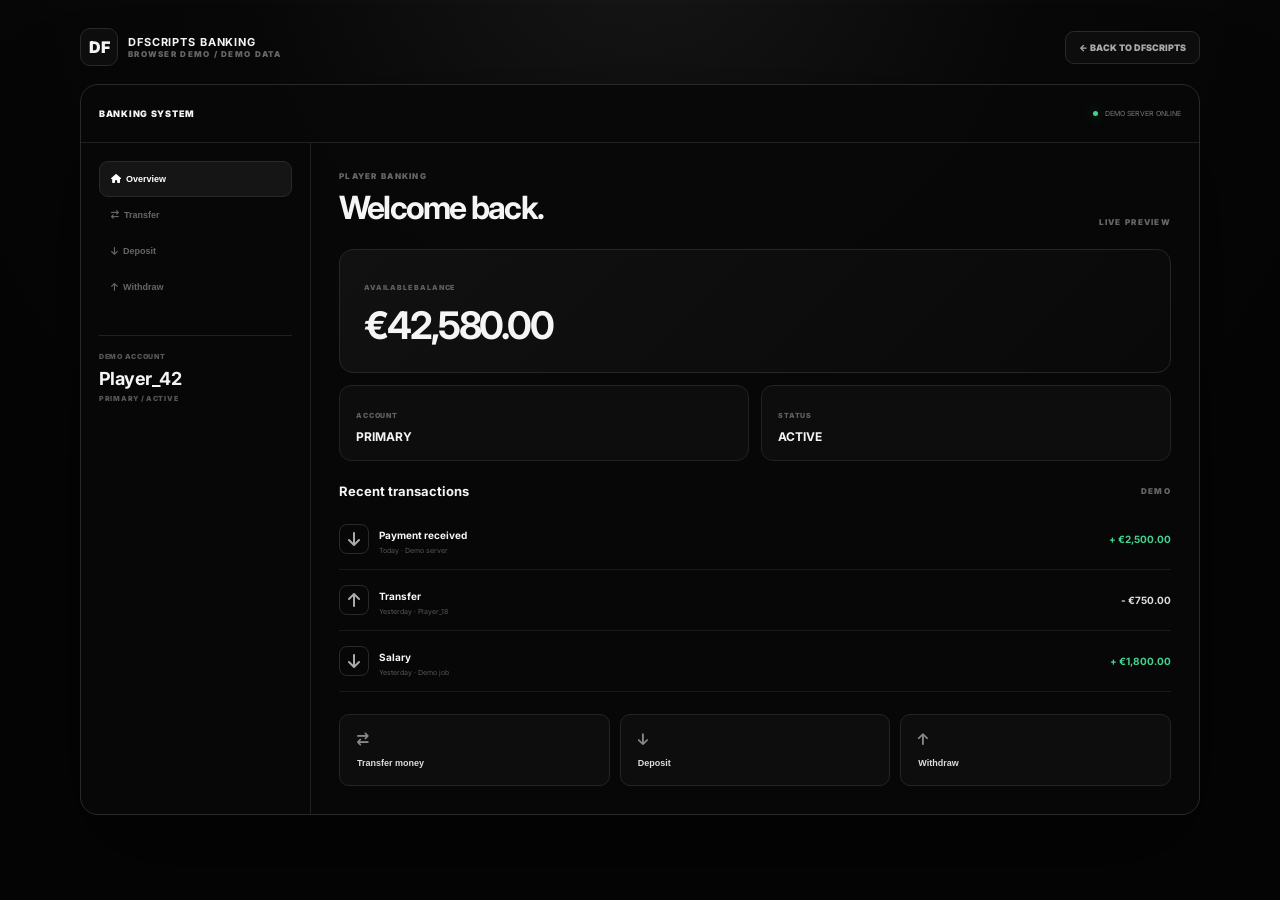
<file: banking-demo.html>
<!DOCTYPE html>
<html lang="en">
<head>
<meta charset="UTF-8">
<meta name="viewport" content="width=device-width,initial-scale=1.0">
<title>DFScripts Banking — Live Demo</title>
<link rel="preconnect" href="https://fonts.googleapis.com">
<link rel="preconnect" href="https://fonts.gstatic.com" crossorigin>
<link href="https://fonts.googleapis.com/css2?family=Inter:wght@400;500;600;700;800;900&display=swap" rel="stylesheet">
<link rel="stylesheet" href="https://cdnjs.cloudflare.com/ajax/libs/font-awesome/6.7.2/css/all.min.css">
<style>
:root{--bg:#050505;--panel:#0a0a0a;--panel2:#101010;--line:#222;--text:#f5f5f5;--muted:#777;--green:#42d392}
*{box-sizing:border-box}html,body{margin:0;min-height:100%;font-family:Inter,system-ui,sans-serif;background:radial-gradient(circle at 50% -10%,#181818 0,#080808 36%,#050505 70%);color:var(--text)}
body{padding:28px}.wrap{width:min(1120px,100%);margin:auto}.top{display:flex;justify-content:space-between;align-items:center;margin-bottom:18px}.brand{display:flex;gap:10px;align-items:center}.logo{width:38px;height:38px;border:1px solid #292929;border-radius:10px;display:grid;place-items:center;background:#0d0d0d;font-weight:900}.brand small,.eyebrow{display:block;color:#666;font-size:8px;font-weight:900;letter-spacing:.16em}.brand b{display:block;font-size:11px;letter-spacing:.08em}.back{border:1px solid #292929;background:#0d0d0d;color:#aaa;border-radius:9px;padding:10px 13px;text-decoration:none;font-size:9px;font-weight:900}.back:hover{color:#fff;background:#161616}
.demo{border:1px solid #292929;border-radius:18px;background:rgba(8,8,8,.94);box-shadow:0 40px 100px rgba(0,0,0,.5);overflow:hidden}.bar{height:58px;border-bottom:1px solid #202020;display:flex;align-items:center;justify-content:space-between;padding:0 18px}.bar-title{font-size:9px;font-weight:900;letter-spacing:.08em}.status{font-size:7px;color:#777;display:flex;gap:7px;align-items:center}.status i{width:5px;height:5px;border-radius:50%;background:var(--green);box-shadow:0 0 12px rgba(66,211,146,.5)}
.grid{display:grid;grid-template-columns:230px 1fr;min-height:650px}.side{border-right:1px solid #202020;padding:18px}.side button{width:100%;border:1px solid transparent;background:transparent;color:#666;border-radius:9px;text-align:left;padding:12px 11px;font-size:9px;font-weight:800;cursor:pointer}.side button.active,.side button:hover{background:#151515;border-color:#292929;color:#fff}.account{margin-top:30px;border-top:1px solid #202020;padding-top:16px}.account span{display:block;color:#555;font-size:7px;font-weight:900;letter-spacing:.1em}.account strong{display:block;margin-top:7px;font-size:18px;letter-spacing:-.03em}.content{padding:28px}.view{display:none}.view.active{display:block}.hero{display:flex;justify-content:space-between;gap:20px;align-items:flex-end}.hero h1{margin:7px 0 0;font-size:32px;letter-spacing:-.055em}.balance{margin-top:22px;padding:24px;border:1px solid #262626;border-radius:14px;background:linear-gradient(135deg,#111,#090909)}.balance small,.card small{color:#5e5e5e;font-size:7px;font-weight:900;letter-spacing:.12em}.balance strong{display:block;margin-top:8px;font-size:38px;letter-spacing:-.055em}.cards{display:grid;grid-template-columns:repeat(2,1fr);gap:12px;margin-top:12px}.card{padding:16px;border:1px solid #222;border-radius:12px;background:#0d0d0d}.card strong{display:block;margin-top:7px;font-size:12px}.transactions{margin-top:22px}.section-head{display:flex;justify-content:space-between;align-items:center;margin-bottom:10px}.section-head h2{font-size:13px;margin:0}.tx{display:flex;justify-content:space-between;align-items:center;padding:14px 0;border-bottom:1px solid #191919}.tx-left{display:flex;gap:10px;align-items:center}.tx-icon{width:30px;height:30px;border:1px solid #292929;border-radius:8px;display:grid;place-items:center;color:#aaa}.tx small{display:block;color:#555;font-size:7px;margin-top:3px}.tx b{font-size:10px}.plus{color:var(--green)}.minus{color:#ddd}.action-grid{display:grid;grid-template-columns:repeat(3,1fr);gap:10px;margin-top:22px}.action{border:1px solid #242424;background:#0d0d0d;border-radius:10px;padding:17px;cursor:pointer;color:#ddd;text-align:left}.action:hover{background:#151515}.action i{color:#888}.action b{display:block;margin-top:11px;font-size:9px}.form{max-width:520px}.form label{display:block;color:#666;font-size:7px;font-weight:900;letter-spacing:.1em;margin:18px 0 7px}.form input{width:100%;padding:13px;border:1px solid #292929;border-radius:9px;background:#0c0c0c;color:#fff;outline:none}.submit{margin-top:16px;border:0;border-radius:9px;background:#eee;color:#050505;padding:13px 16px;font-size:9px;font-weight:900;cursor:pointer}.notice{margin-top:16px;padding:12px;border:1px solid #242424;border-radius:9px;color:#777;font-size:8px;line-height:1.6}.toast{position:fixed;left:50%;bottom:25px;transform:translate(-50%,20px);opacity:0;pointer-events:none;padding:12px 15px;border:1px solid #303030;border-radius:9px;background:#111;color:#eee;font-size:8px;transition:.2s}.toast.show{opacity:1;transform:translate(-50%,0)}
@media(max-width:760px){body{padding:12px}.grid{grid-template-columns:1fr}.side{border-right:0;border-bottom:1px solid #202020;display:flex;gap:6px;overflow:auto}.side button{min-width:115px}.account{display:none}.content{padding:20px}.cards,.action-grid{grid-template-columns:1fr}.hero{display:block}.balance strong{font-size:30px}}
</style>
</head>
<body>
<div class="wrap">
  <div class="top">
    <div class="brand"><div class="logo">DF</div><div><b>DFSCRIPTS BANKING</b><small>BROWSER DEMO / DEMO DATA</small></div></div>
    <a class="back" href="/">← BACK TO DFSCRIPTS</a>
  </div>
  <div class="demo">
    <div class="bar"><span class="bar-title">BANKING SYSTEM</span><span class="status"><i></i> DEMO SERVER ONLINE</span></div>
    <div class="grid">
      <aside class="side">
        <button class="active" data-view="overview"><i class="fa-solid fa-house"></i>&nbsp; Overview</button>
        <button data-view="transfer"><i class="fa-solid fa-arrow-right-arrow-left"></i>&nbsp; Transfer</button>
        <button data-view="deposit"><i class="fa-solid fa-arrow-down"></i>&nbsp; Deposit</button>
        <button data-view="withdraw"><i class="fa-solid fa-arrow-up"></i>&nbsp; Withdraw</button>
        <div class="account"><span>DEMO ACCOUNT</span><strong>Player_42</strong><span style="margin-top:5px">PRIMARY / ACTIVE</span></div>
      </aside>
      <main class="content">
        <section class="view active" id="overview">
          <div class="hero"><div><span class="eyebrow">PLAYER BANKING</span><h1>Welcome back.</h1></div><span class="eyebrow">LIVE PREVIEW</span></div>
          <div class="balance"><small>AVAILABLE BALANCE</small><strong id="balance">€42,580.00</strong></div>
          <div class="cards"><div class="card"><small>ACCOUNT</small><strong>PRIMARY</strong></div><div class="card"><small>STATUS</small><strong>ACTIVE</strong></div></div>
          <div class="transactions"><div class="section-head"><h2>Recent transactions</h2><span class="eyebrow">DEMO</span></div><div id="transactions"></div></div>
          <div class="action-grid"><button class="action" data-open="transfer"><i class="fa-solid fa-arrow-right-arrow-left"></i><b>Transfer money</b></button><button class="action" data-open="deposit"><i class="fa-solid fa-arrow-down"></i><b>Deposit</b></button><button class="action" data-open="withdraw"><i class="fa-solid fa-arrow-up"></i><b>Withdraw</b></button></div>
        </section>
        <section class="view" id="transfer"><span class="eyebrow">BANKING / TRANSFER</span><h1>Send money</h1><div class="form"><label>RECIPIENT</label><input id="recipient" placeholder="Player_123"><label>AMOUNT</label><input id="transferAmount" type="number" min="1" placeholder="500"><button class="submit" data-submit="transfer">SEND TRANSFER</button><div class="notice">This is a browser-only demo. No real FiveM account or money is touched.</div></div></section>
        <section class="view" id="deposit"><span class="eyebrow">BANKING / DEPOSIT</span><h1>Deposit funds</h1><div class="form"><label>AMOUNT</label><input id="depositAmount" type="number" min="1" placeholder="500"><button class="submit" data-submit="deposit">DEPOSIT</button></div></section>
        <section class="view" id="withdraw"><span class="eyebrow">BANKING / WITHDRAW</span><h1>Withdraw funds</h1><div class="form"><label>AMOUNT</label><input id="withdrawAmount" type="number" min="1" placeholder="500"><button class="submit" data-submit="withdraw">WITHDRAW</button></div></section>
      </main>
    </div>
  </div>
</div>
<div class="toast" id="toast"></div>
<script>
let balance=42580;
let tx=[
 {name:"Payment received",meta:"Today · Demo server",amount:2500},
 {name:"Transfer",meta:"Yesterday · Player_18",amount:-750},
 {name:"Salary",meta:"Yesterday · Demo job",amount:1800}
];
const money=n=>"€"+Number(n).toLocaleString("en-US",{minimumFractionDigits:2,maximumFractionDigits:2});
function render(){document.querySelector("#balance").textContent=money(balance);document.querySelector("#transactions").innerHTML=tx.map(t=>`<div class="tx"><div class="tx-left"><div class="tx-icon"><i class="fa-solid ${t.amount>0?"fa-arrow-down":"fa-arrow-up"}"></i></div><div><b>${t.name}</b><small>${t.meta}</small></div></div><b class="${t.amount>0?"plus":"minus"}">${t.amount>0?"+ ":"- "}${money(Math.abs(t.amount))}</b></div>`).join("")}
function toast(s){const t=document.querySelector("#toast");t.textContent=s;t.classList.add("show");setTimeout(()=>t.classList.remove("show"),2200)}
function openView(id){document.querySelectorAll(".view").forEach(x=>x.classList.toggle("active",x.id===id));document.querySelectorAll("[data-view]").forEach(x=>x.classList.toggle("active",x.dataset.view===id));}
document.querySelectorAll("[data-view]").forEach(b=>b.onclick=()=>openView(b.dataset.view));
document.querySelectorAll("[data-open]").forEach(b=>b.onclick=()=>openView(b.dataset.open));
document.querySelectorAll("[data-submit]").forEach(b=>b.onclick=()=>{
 const type=b.dataset.submit, input=document.getElementById(type+"Amount"), amount=Number(input?.value);
 if(!amount||amount<=0)return toast("Enter a valid amount.");
 if(type==="transfer"||type==="withdraw"){if(amount>balance)return toast("Insufficient demo balance.");balance-=amount;tx.unshift({name:type==="transfer"?"Transfer sent":"Cash withdrawal",meta:"Just now · Demo action",amount:-amount})}
 else {balance+=amount;tx.unshift({name:"Cash deposit",meta:"Just now · Demo action",amount})}
 input.value="";render();openView("overview");toast("Demo transaction completed.");});
render();
</script>
</body>
</html>
</file>
